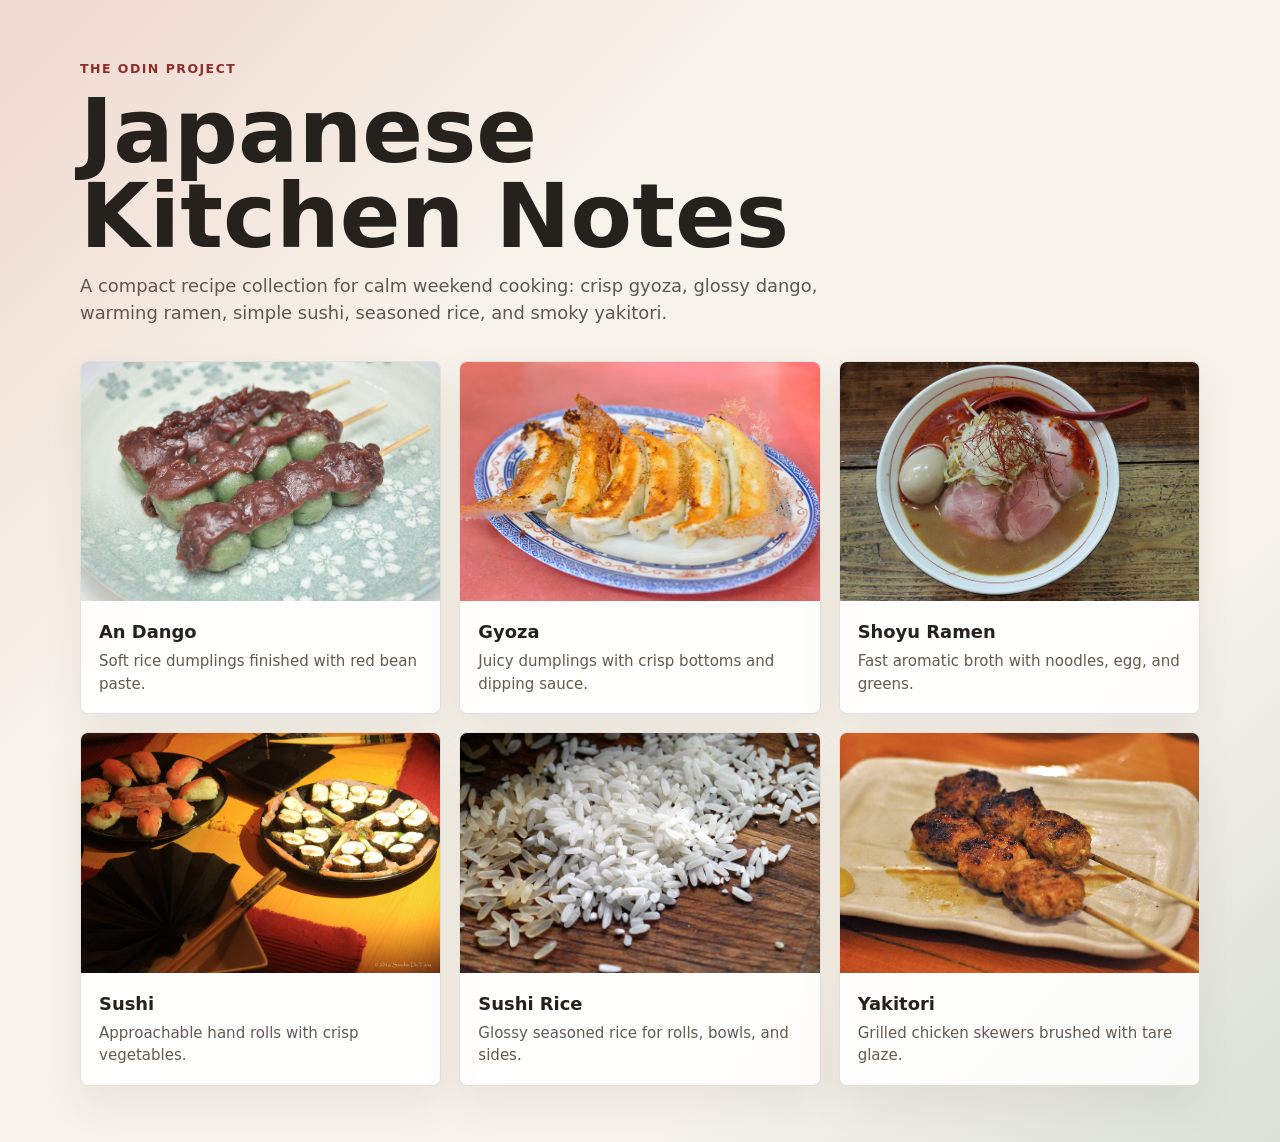
<file: index.html>
<!doctype html>

<html lang="en">

<head>
    <meta charset="utf-8" />
    <meta name="viewport" content="width=device-width,initial-scale=1" />
    <title>Japanese Kitchen Notes</title>
    <meta name="description" content="A polished collection of Japanese-inspired recipes built as a static HTML and CSS project." />
    <link rel="stylesheet" href="styles.css" />
</head>

<body>
    <header class="site-hero">
        <p class="eyebrow">The Odin Project</p>
        <h1>Japanese Kitchen Notes</h1>
        <p class="lead">A compact recipe collection for calm weekend cooking: crisp gyoza, glossy dango, warming ramen, simple sushi, seasoned rice, and smoky yakitori.</p>
    </header>

    <main class="page-shell">
        <section class="recipe-grid" aria-label="Recipe collection">
            <article class="recipe-card">
                <a href="recipes/dango.html">
                    <img src="images/dango.jpg" alt="Dango topped with sweet red bean paste" width="1200" height="800">
                    <span>An Dango</span>
                    <small>Soft rice dumplings finished with red bean paste.</small>
                </a>
            </article>

            <article class="recipe-card">
                <a href="recipes/gyoza.html">
                    <img src="images/gyoza.jpg" alt="Pan-fried gyoza served on a plate" width="1200" height="800">
                    <span>Gyoza</span>
                    <small>Juicy dumplings with crisp bottoms and dipping sauce.</small>
                </a>
            </article>

            <article class="recipe-card">
                <a href="recipes/ramen.html">
                    <img src="images/ramen.jpg" alt="Bowl of ramen with toppings" width="1200" height="800">
                    <span>Shoyu Ramen</span>
                    <small>Fast aromatic broth with noodles, egg, and greens.</small>
                </a>
            </article>

            <article class="recipe-card">
                <a href="recipes/sushi.html">
                    <img src="images/sushi.jpg" alt="Assorted sushi on a serving plate" width="1200" height="800">
                    <span>Sushi</span>
                    <small>Approachable hand rolls with crisp vegetables.</small>
                </a>
            </article>

            <article class="recipe-card">
                <a href="recipes/sushi_rice.html">
                    <img src="images/sushi_rice.jpg" alt="White rice on a brown table" width="1200" height="800">
                    <span>Sushi Rice</span>
                    <small>Glossy seasoned rice for rolls, bowls, and sides.</small>
                </a>
            </article>

            <article class="recipe-card">
                <a href="recipes/yakitori.html">
                    <img src="images/yakitori.jpg" alt="Yakitori skewers served on a plate" width="1200" height="800">
                    <span>Yakitori</span>
                    <small>Grilled chicken skewers brushed with tare glaze.</small>
                </a>
            </article>
        </section>
    </main>
</body>

</html>
</file>
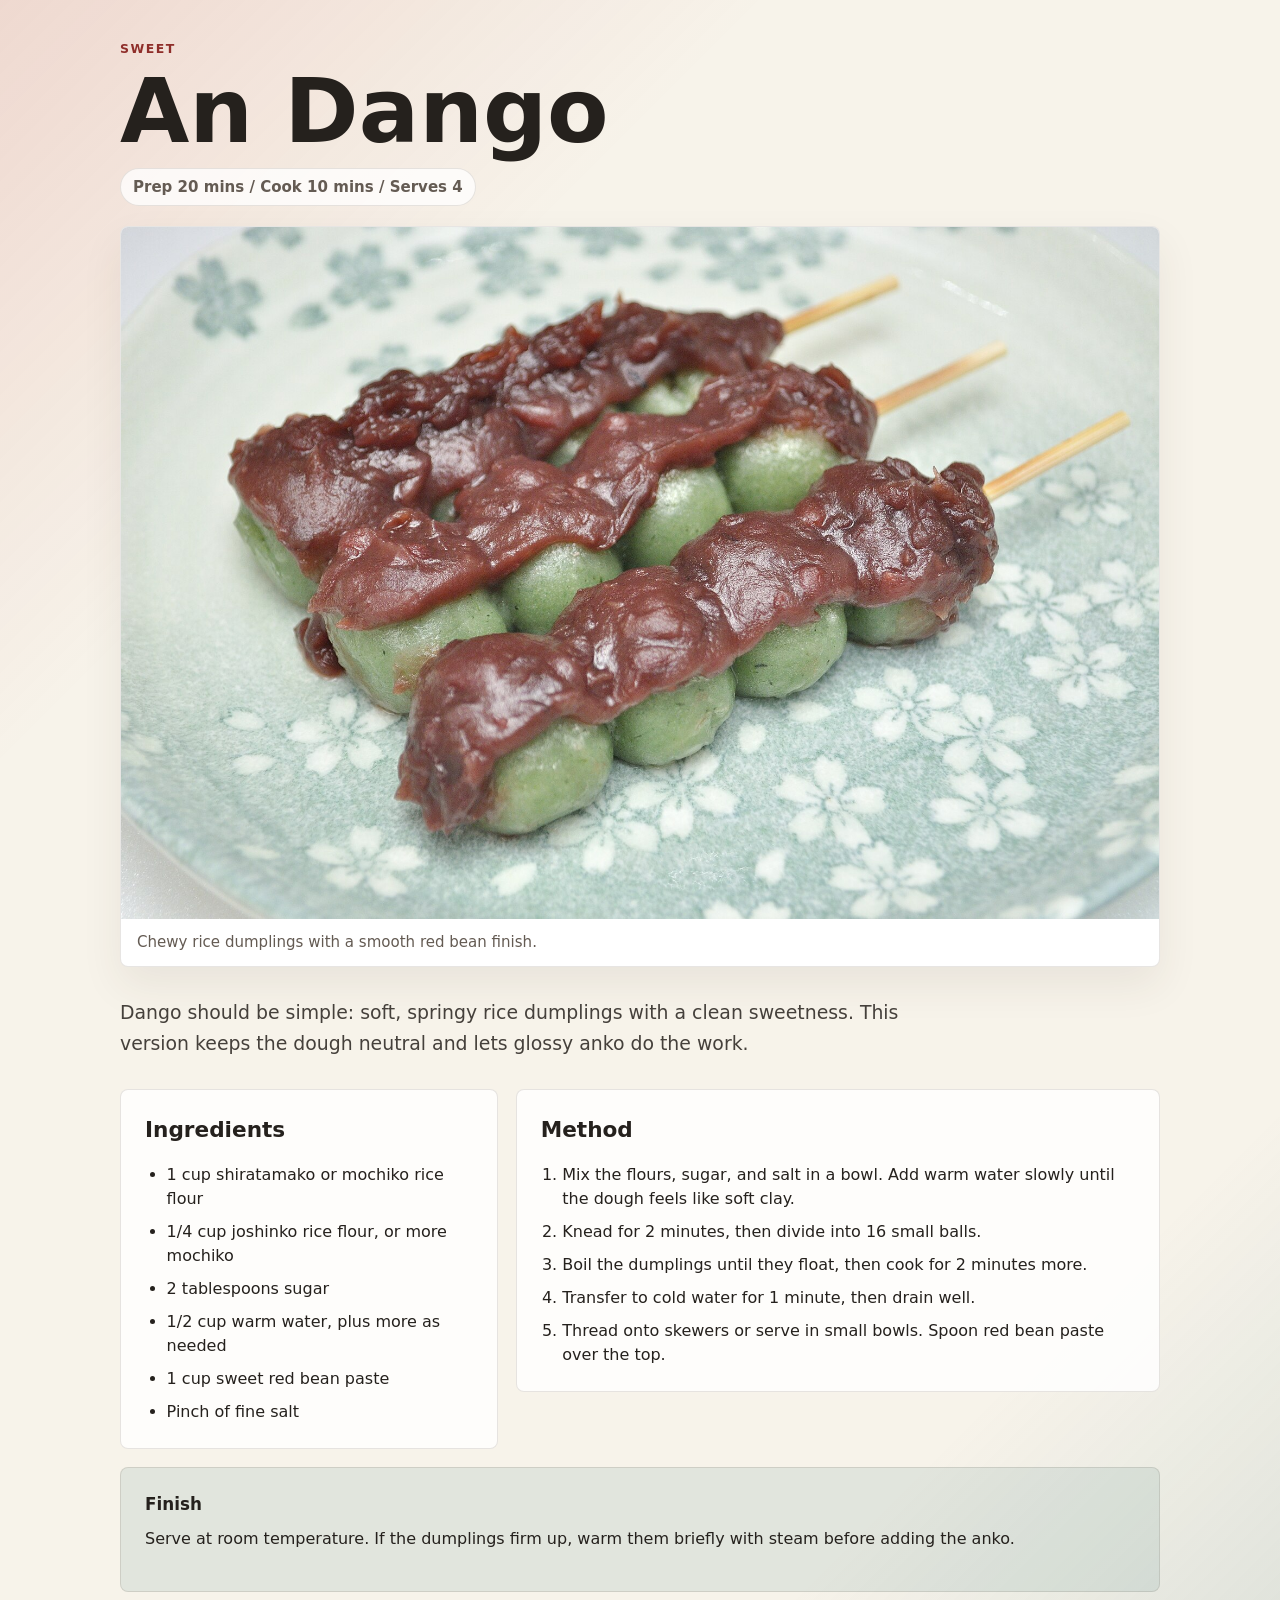
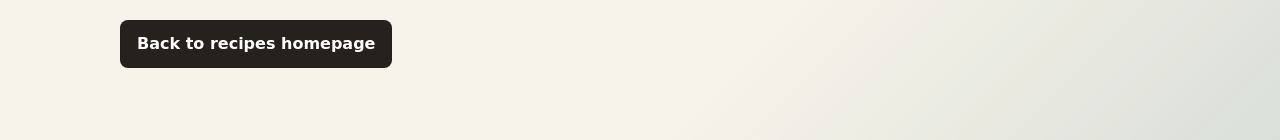
<file: recipes/dango.html>
<!doctype html>
<html lang="en">

<head>
    <meta charset="utf-8" />
    <meta name="viewport" content="width=device-width,initial-scale=1" />
    <title>An Dango Recipe</title>
    <meta name="description" content="Soft Japanese rice dumplings served with sweet red bean paste." />
    <link rel="stylesheet" href="../styles.css" />
</head>

<body>
    <main>
        <article class="recipe">
            <header>
                <p class="eyebrow">Sweet</p>
                <h1>An Dango</h1>
                <p class="meta">Prep 20 mins / Cook 10 mins / Serves 4</p>
            </header>

            <figure class="recipe-image">
                <img src="../images/dango.jpg" alt="Dango topped with sweet red bean paste" width="1200" height="800">
                <figcaption>Chewy rice dumplings with a smooth red bean finish.</figcaption>
            </figure>

            <p class="description">Dango should be simple: soft, springy rice dumplings with a clean sweetness. This version keeps the dough neutral and lets glossy anko do the work.</p>

            <div class="recipe-content">
                <section class="ingredients">
                    <h2>Ingredients</h2>
                    <ul>
                        <li>1 cup shiratamako or mochiko rice flour</li>
                        <li>1/4 cup joshinko rice flour, or more mochiko</li>
                        <li>2 tablespoons sugar</li>
                        <li>1/2 cup warm water, plus more as needed</li>
                        <li>1 cup sweet red bean paste</li>
                        <li>Pinch of fine salt</li>
                    </ul>
                </section>

                <section class="instructions">
                    <h2>Method</h2>
                    <ol>
                        <li>Mix the flours, sugar, and salt in a bowl. Add warm water slowly until the dough feels like soft clay.</li>
                        <li>Knead for 2 minutes, then divide into 16 small balls.</li>
                        <li>Boil the dumplings until they float, then cook for 2 minutes more.</li>
                        <li>Transfer to cold water for 1 minute, then drain well.</li>
                        <li>Thread onto skewers or serve in small bowls. Spoon red bean paste over the top.</li>
                    </ol>
                </section>
            </div>

            <footer class="notes">
                <h3>Finish</h3>
                <p>Serve at room temperature. If the dumplings firm up, warm them briefly with steam before adding the anko.</p>
            </footer>

            <p class="backlink"><a class="btn-backlink" href="../index.html">Back to recipes homepage</a></p>
        </article>
    </main>
</body>

</html>
</file>
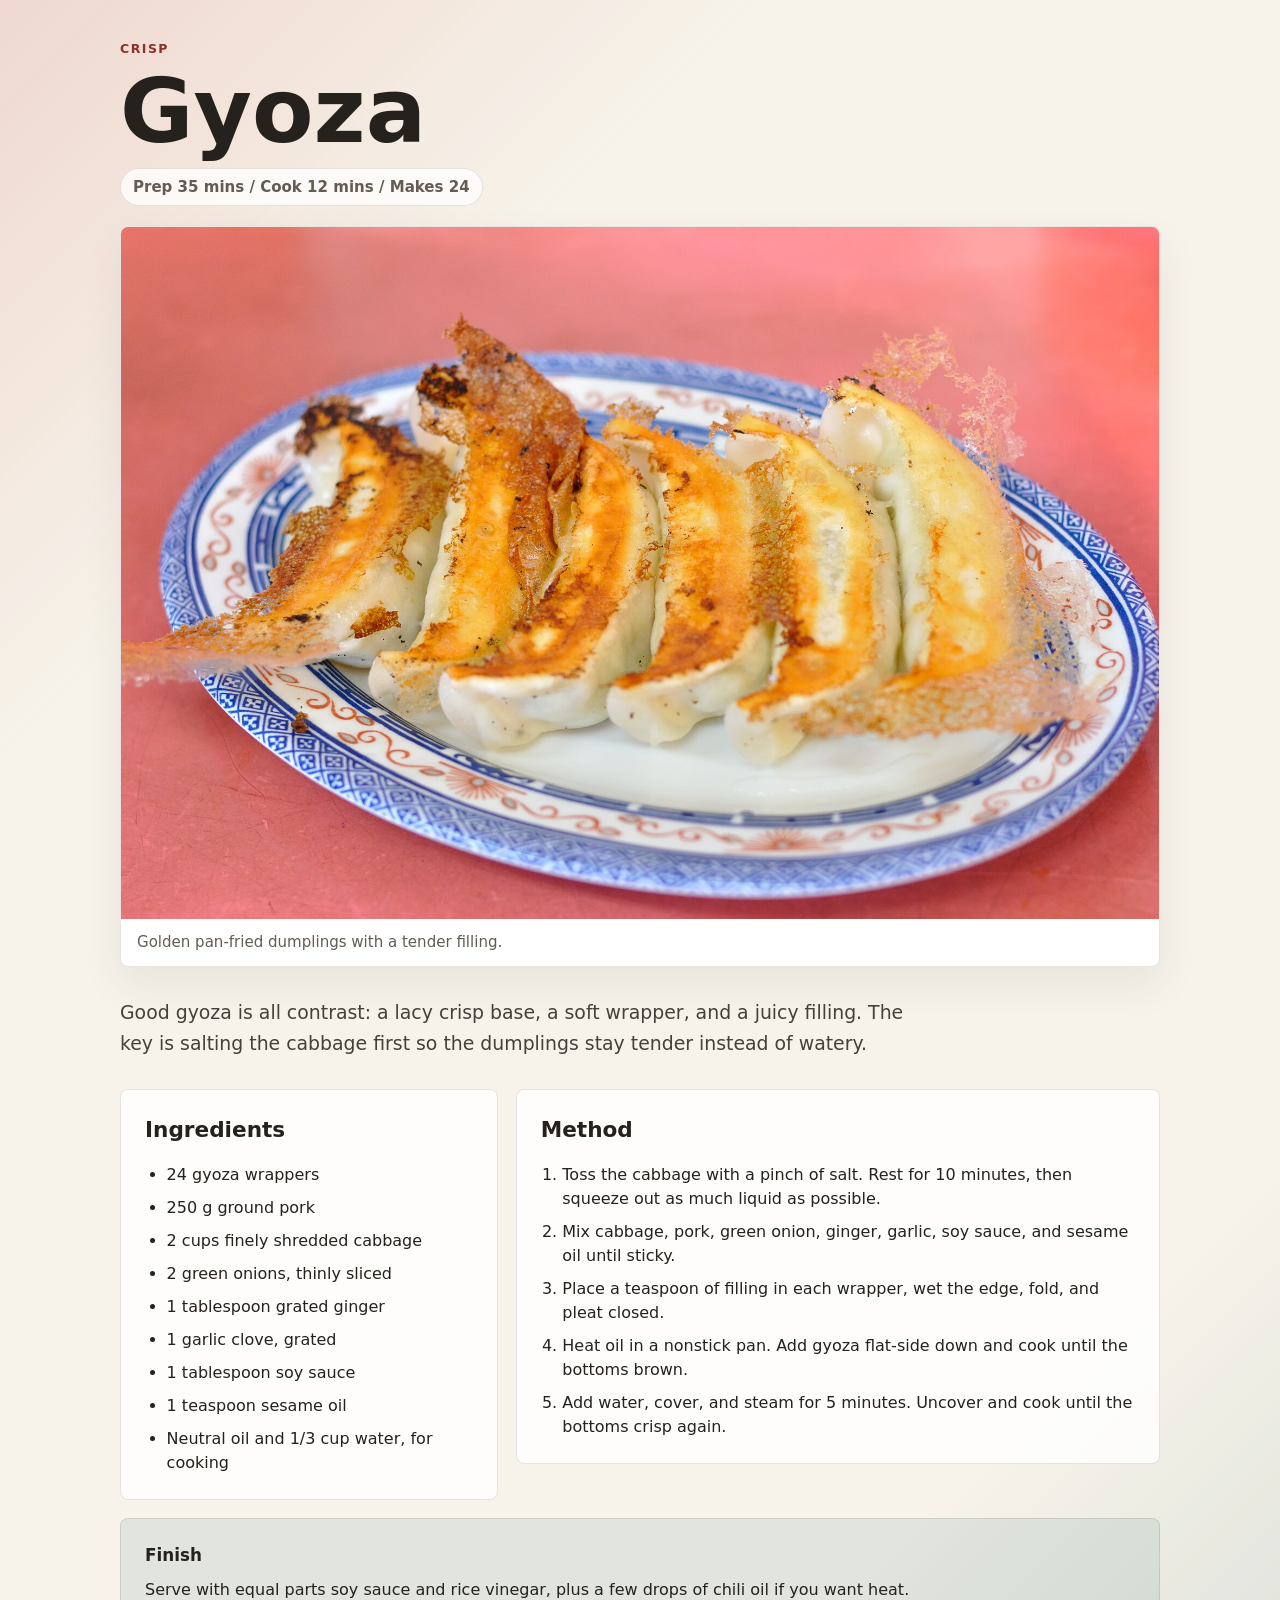
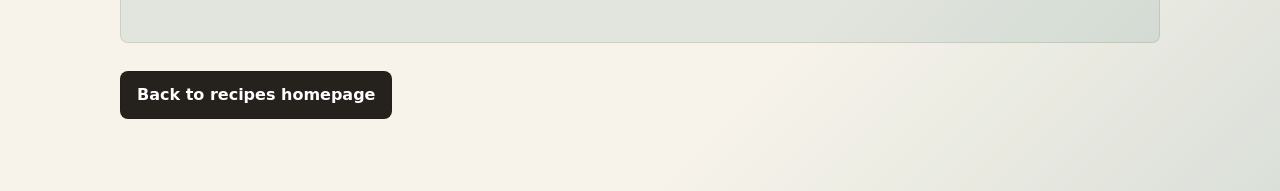
<file: recipes/gyoza.html>
<!doctype html>
<html lang="en">

<head>
    <meta charset="utf-8" />
    <meta name="viewport" content="width=device-width,initial-scale=1" />
    <title>Gyoza Recipe</title>
    <meta name="description" content="Pan-fried gyoza with cabbage, pork, ginger, and a sharp dipping sauce." />
    <link rel="stylesheet" href="../styles.css" />
</head>

<body>
    <main>
        <article class="recipe">
            <header>
                <p class="eyebrow">Crisp</p>
                <h1>Gyoza</h1>
                <p class="meta">Prep 35 mins / Cook 12 mins / Makes 24</p>
            </header>

            <figure class="recipe-image">
                <img src="../images/gyoza.jpg" alt="Pan-fried gyoza served on a plate" width="1200" height="800">
                <figcaption>Golden pan-fried dumplings with a tender filling.</figcaption>
            </figure>

            <p class="description">Good gyoza is all contrast: a lacy crisp base, a soft wrapper, and a juicy filling. The key is salting the cabbage first so the dumplings stay tender instead of watery.</p>

            <div class="recipe-content">
                <section class="ingredients">
                    <h2>Ingredients</h2>
                    <ul>
                        <li>24 gyoza wrappers</li>
                        <li>250 g ground pork</li>
                        <li>2 cups finely shredded cabbage</li>
                        <li>2 green onions, thinly sliced</li>
                        <li>1 tablespoon grated ginger</li>
                        <li>1 garlic clove, grated</li>
                        <li>1 tablespoon soy sauce</li>
                        <li>1 teaspoon sesame oil</li>
                        <li>Neutral oil and 1/3 cup water, for cooking</li>
                    </ul>
                </section>

                <section class="instructions">
                    <h2>Method</h2>
                    <ol>
                        <li>Toss the cabbage with a pinch of salt. Rest for 10 minutes, then squeeze out as much liquid as possible.</li>
                        <li>Mix cabbage, pork, green onion, ginger, garlic, soy sauce, and sesame oil until sticky.</li>
                        <li>Place a teaspoon of filling in each wrapper, wet the edge, fold, and pleat closed.</li>
                        <li>Heat oil in a nonstick pan. Add gyoza flat-side down and cook until the bottoms brown.</li>
                        <li>Add water, cover, and steam for 5 minutes. Uncover and cook until the bottoms crisp again.</li>
                    </ol>
                </section>
            </div>

            <footer class="notes">
                <h3>Finish</h3>
                <p>Serve with equal parts soy sauce and rice vinegar, plus a few drops of chili oil if you want heat.</p>
            </footer>

            <p class="backlink"><a class="btn-backlink" href="../index.html">Back to recipes homepage</a></p>
        </article>
    </main>
</body>

</html>
</file>
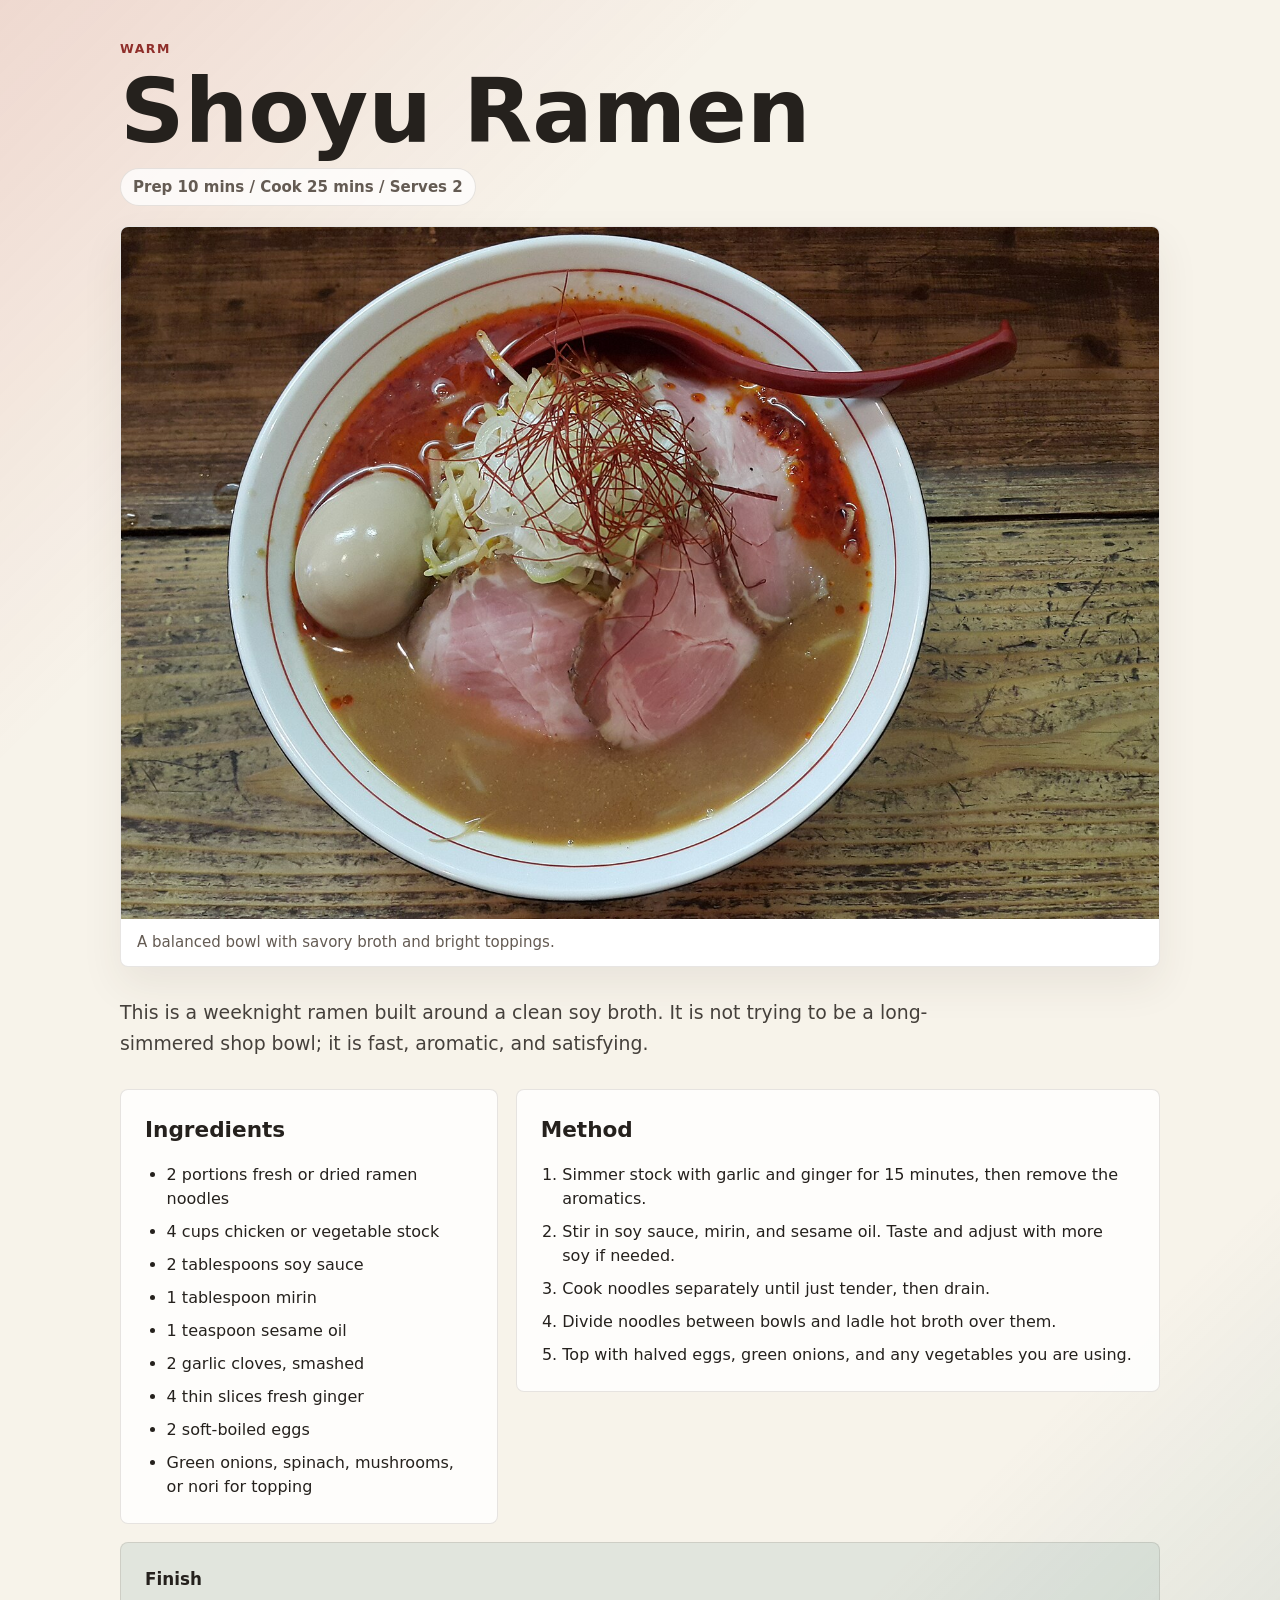
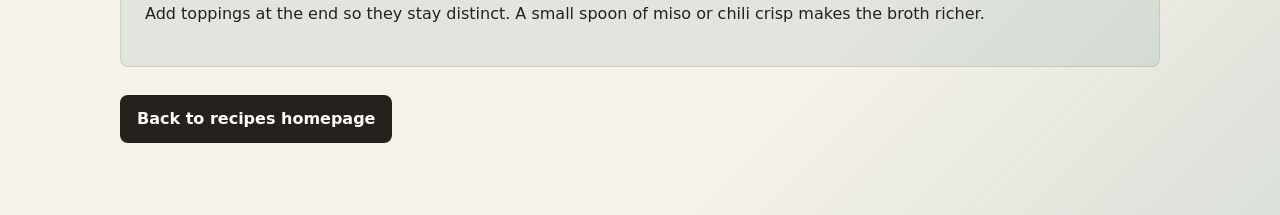
<file: recipes/ramen.html>
<!doctype html>
<html lang="en">

<head>
    <meta charset="utf-8" />
    <meta name="viewport" content="width=device-width,initial-scale=1" />
    <title>Shoyu Ramen Recipe</title>
    <meta name="description" content="A fast shoyu ramen with aromatic broth, noodles, egg, greens, and sesame oil." />
    <link rel="stylesheet" href="../styles.css" />
</head>

<body>
    <main>
        <article class="recipe">
            <header>
                <p class="eyebrow">Warm</p>
                <h1>Shoyu Ramen</h1>
                <p class="meta">Prep 10 mins / Cook 25 mins / Serves 2</p>
            </header>

            <figure class="recipe-image">
                <img src="../images/ramen.jpg" alt="Bowl of ramen with toppings" width="1200" height="800">
                <figcaption>A balanced bowl with savory broth and bright toppings.</figcaption>
            </figure>

            <p class="description">This is a weeknight ramen built around a clean soy broth. It is not trying to be a long-simmered shop bowl; it is fast, aromatic, and satisfying.</p>

            <div class="recipe-content">
                <section class="ingredients">
                    <h2>Ingredients</h2>
                    <ul>
                        <li>2 portions fresh or dried ramen noodles</li>
                        <li>4 cups chicken or vegetable stock</li>
                        <li>2 tablespoons soy sauce</li>
                        <li>1 tablespoon mirin</li>
                        <li>1 teaspoon sesame oil</li>
                        <li>2 garlic cloves, smashed</li>
                        <li>4 thin slices fresh ginger</li>
                        <li>2 soft-boiled eggs</li>
                        <li>Green onions, spinach, mushrooms, or nori for topping</li>
                    </ul>
                </section>

                <section class="instructions">
                    <h2>Method</h2>
                    <ol>
                        <li>Simmer stock with garlic and ginger for 15 minutes, then remove the aromatics.</li>
                        <li>Stir in soy sauce, mirin, and sesame oil. Taste and adjust with more soy if needed.</li>
                        <li>Cook noodles separately until just tender, then drain.</li>
                        <li>Divide noodles between bowls and ladle hot broth over them.</li>
                        <li>Top with halved eggs, green onions, and any vegetables you are using.</li>
                    </ol>
                </section>
            </div>

            <footer class="notes">
                <h3>Finish</h3>
                <p>Add toppings at the end so they stay distinct. A small spoon of miso or chili crisp makes the broth richer.</p>
            </footer>

            <p class="backlink"><a class="btn-backlink" href="../index.html">Back to recipes homepage</a></p>
        </article>
    </main>
</body>

</html>
</file>
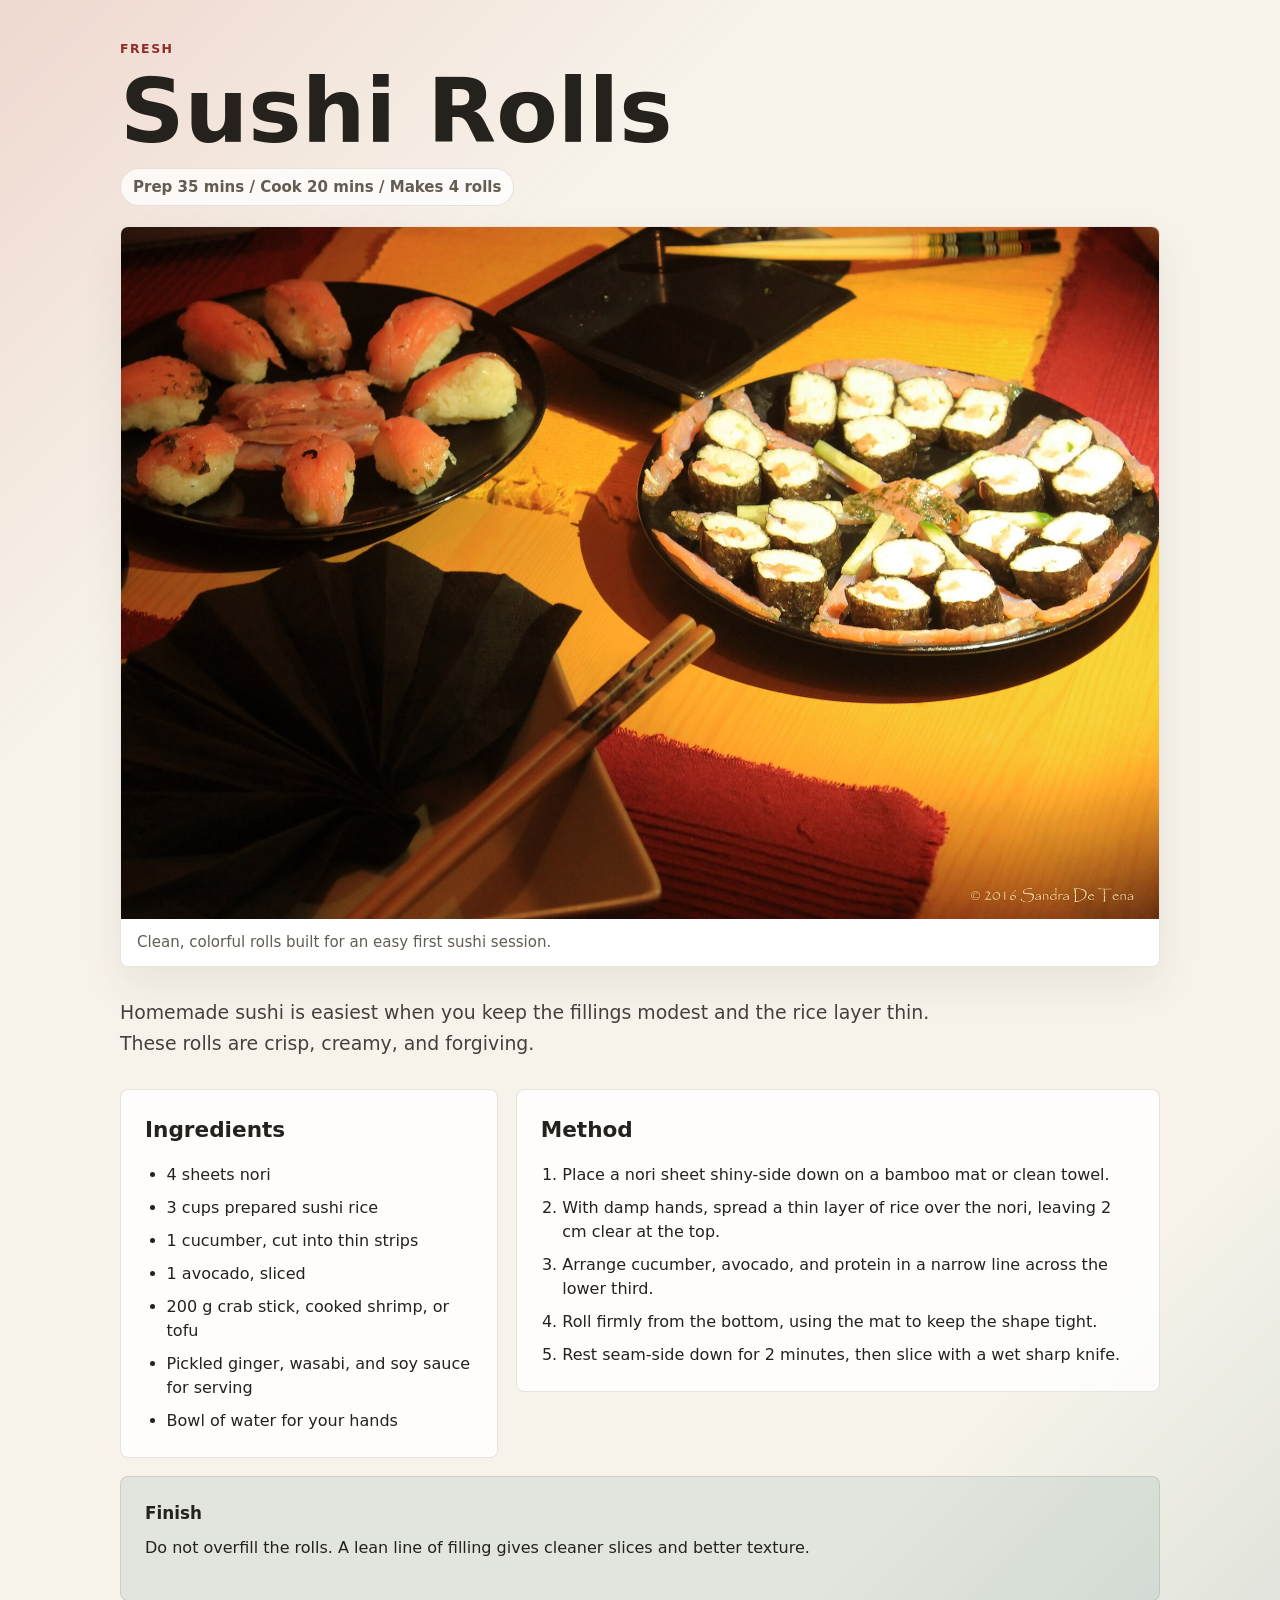
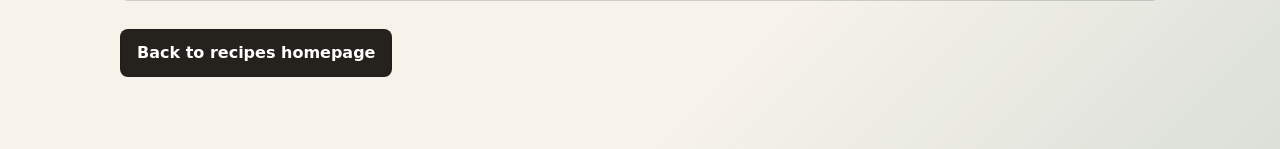
<file: recipes/sushi.html>
<!doctype html>
<html lang="en">

<head>
    <meta charset="utf-8" />
    <meta name="viewport" content="width=device-width,initial-scale=1" />
    <title>Sushi Rolls Recipe</title>
    <meta name="description" content="Simple homemade sushi rolls with seasoned rice, nori, cucumber, avocado, and crab." />
    <link rel="stylesheet" href="../styles.css" />
</head>

<body>
    <main>
        <article class="recipe">
            <header>
                <p class="eyebrow">Fresh</p>
                <h1>Sushi Rolls</h1>
                <p class="meta">Prep 35 mins / Cook 20 mins / Makes 4 rolls</p>
            </header>

            <figure class="recipe-image">
                <img src="../images/sushi.jpg" alt="Assorted sushi on a serving plate" width="1200" height="800">
                <figcaption>Clean, colorful rolls built for an easy first sushi session.</figcaption>
            </figure>

            <p class="description">Homemade sushi is easiest when you keep the fillings modest and the rice layer thin. These rolls are crisp, creamy, and forgiving.</p>

            <div class="recipe-content">
                <section class="ingredients">
                    <h2>Ingredients</h2>
                    <ul>
                        <li>4 sheets nori</li>
                        <li>3 cups prepared sushi rice</li>
                        <li>1 cucumber, cut into thin strips</li>
                        <li>1 avocado, sliced</li>
                        <li>200 g crab stick, cooked shrimp, or tofu</li>
                        <li>Pickled ginger, wasabi, and soy sauce for serving</li>
                        <li>Bowl of water for your hands</li>
                    </ul>
                </section>

                <section class="instructions">
                    <h2>Method</h2>
                    <ol>
                        <li>Place a nori sheet shiny-side down on a bamboo mat or clean towel.</li>
                        <li>With damp hands, spread a thin layer of rice over the nori, leaving 2 cm clear at the top.</li>
                        <li>Arrange cucumber, avocado, and protein in a narrow line across the lower third.</li>
                        <li>Roll firmly from the bottom, using the mat to keep the shape tight.</li>
                        <li>Rest seam-side down for 2 minutes, then slice with a wet sharp knife.</li>
                    </ol>
                </section>
            </div>

            <footer class="notes">
                <h3>Finish</h3>
                <p>Do not overfill the rolls. A lean line of filling gives cleaner slices and better texture.</p>
            </footer>

            <p class="backlink"><a class="btn-backlink" href="../index.html">Back to recipes homepage</a></p>
        </article>
    </main>
</body>

</html>
</file>
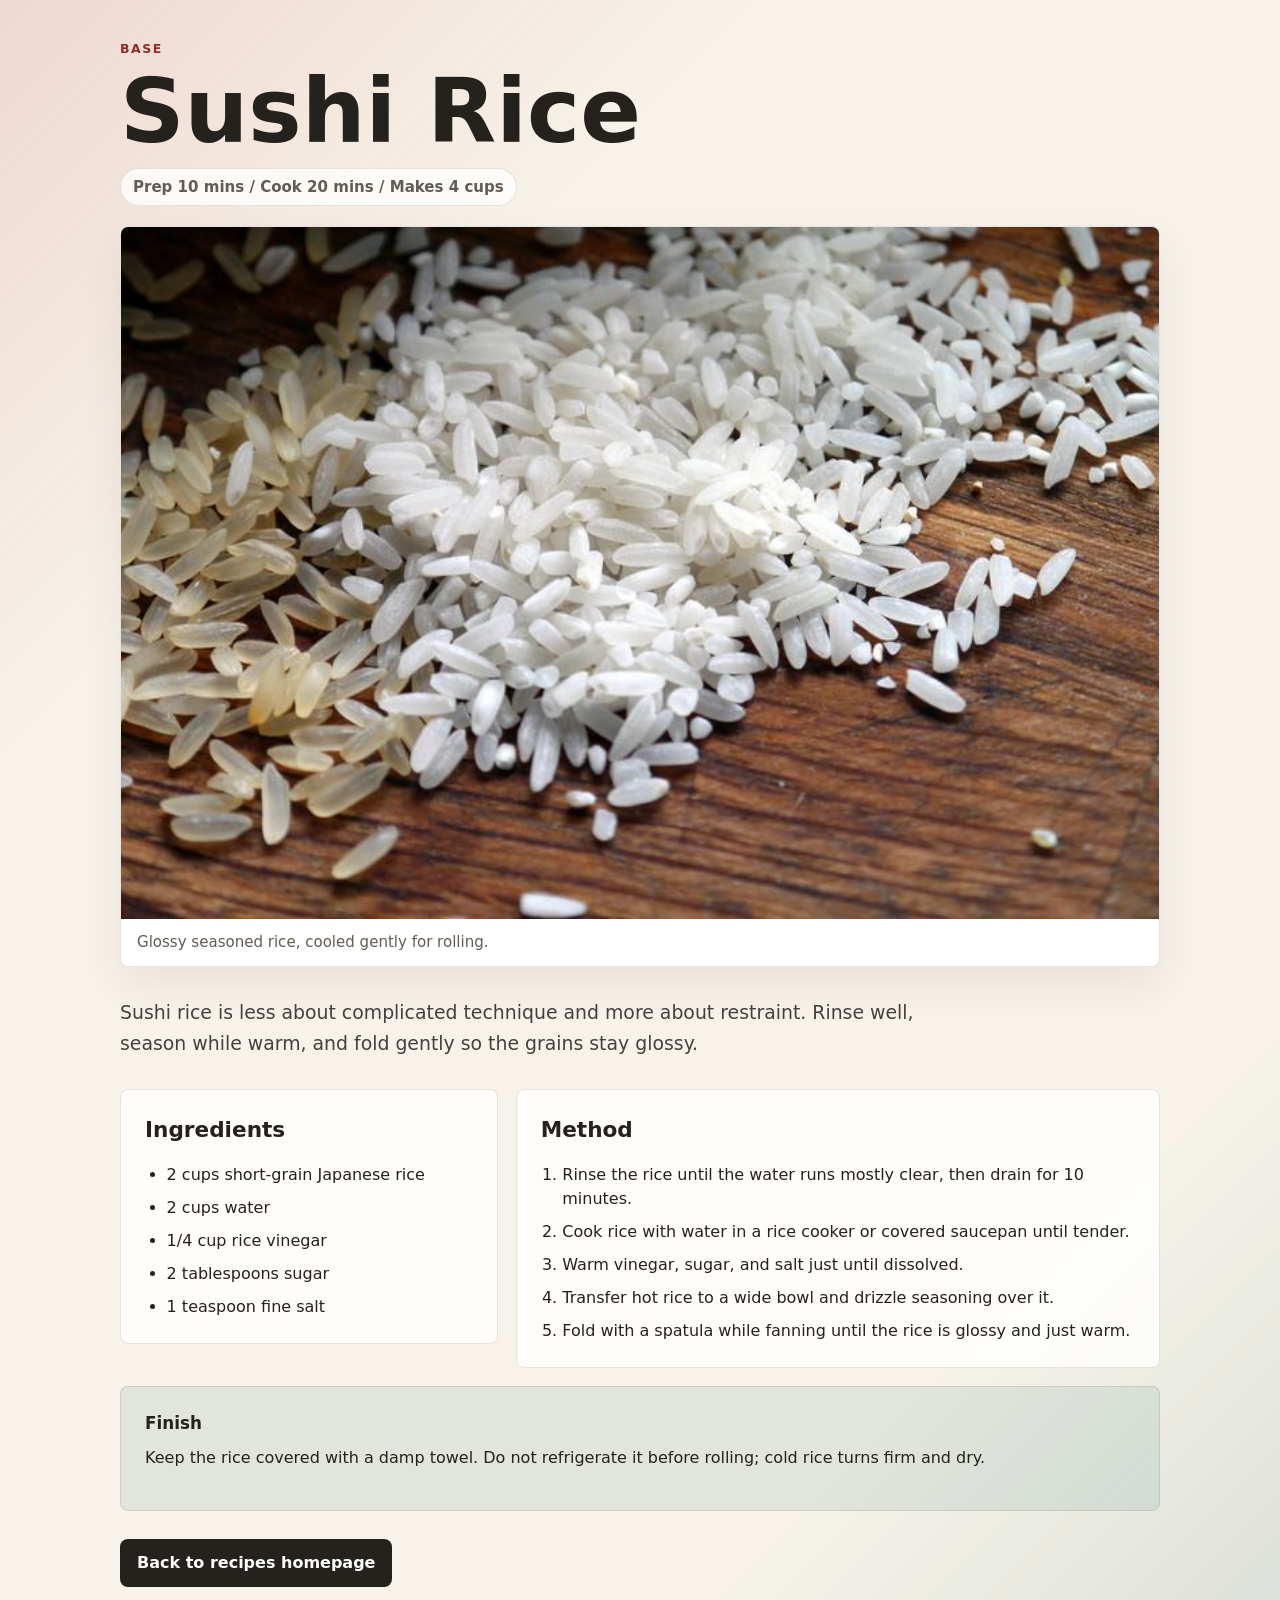
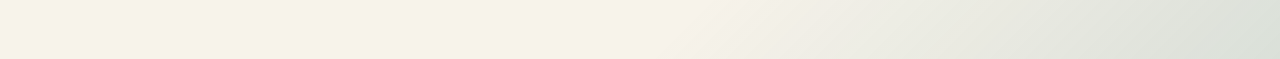
<file: recipes/sushi_rice.html>
<!doctype html>
<html lang="en">

<head>
    <meta charset="utf-8" />
    <meta name="viewport" content="width=device-width,initial-scale=1" />
    <title>Sushi Rice Recipe</title>
    <meta name="description" content="Seasoned sushi rice with rice vinegar, sugar, and salt." />
    <link rel="stylesheet" href="../styles.css" />
</head>

<body>
    <main>
        <article class="recipe">
            <header>
                <p class="eyebrow">Base</p>
                <h1>Sushi Rice</h1>
                <p class="meta">Prep 10 mins / Cook 20 mins / Makes 4 cups</p>
            </header>

            <figure class="recipe-image">
                <img src="../images/sushi_rice.jpg" alt="White rice on a brown table" width="1200" height="800">
                <figcaption>Glossy seasoned rice, cooled gently for rolling.</figcaption>
            </figure>

            <p class="description">Sushi rice is less about complicated technique and more about restraint. Rinse well, season while warm, and fold gently so the grains stay glossy.</p>

            <div class="recipe-content">
                <section class="ingredients">
                    <h2>Ingredients</h2>
                    <ul>
                        <li>2 cups short-grain Japanese rice</li>
                        <li>2 cups water</li>
                        <li>1/4 cup rice vinegar</li>
                        <li>2 tablespoons sugar</li>
                        <li>1 teaspoon fine salt</li>
                    </ul>
                </section>

                <section class="instructions">
                    <h2>Method</h2>
                    <ol>
                        <li>Rinse the rice until the water runs mostly clear, then drain for 10 minutes.</li>
                        <li>Cook rice with water in a rice cooker or covered saucepan until tender.</li>
                        <li>Warm vinegar, sugar, and salt just until dissolved.</li>
                        <li>Transfer hot rice to a wide bowl and drizzle seasoning over it.</li>
                        <li>Fold with a spatula while fanning until the rice is glossy and just warm.</li>
                    </ol>
                </section>
            </div>

            <footer class="notes">
                <h3>Finish</h3>
                <p>Keep the rice covered with a damp towel. Do not refrigerate it before rolling; cold rice turns firm and dry.</p>
            </footer>

            <p class="backlink"><a class="btn-backlink" href="../index.html">Back to recipes homepage</a></p>
        </article>
    </main>
</body>

</html>
</file>
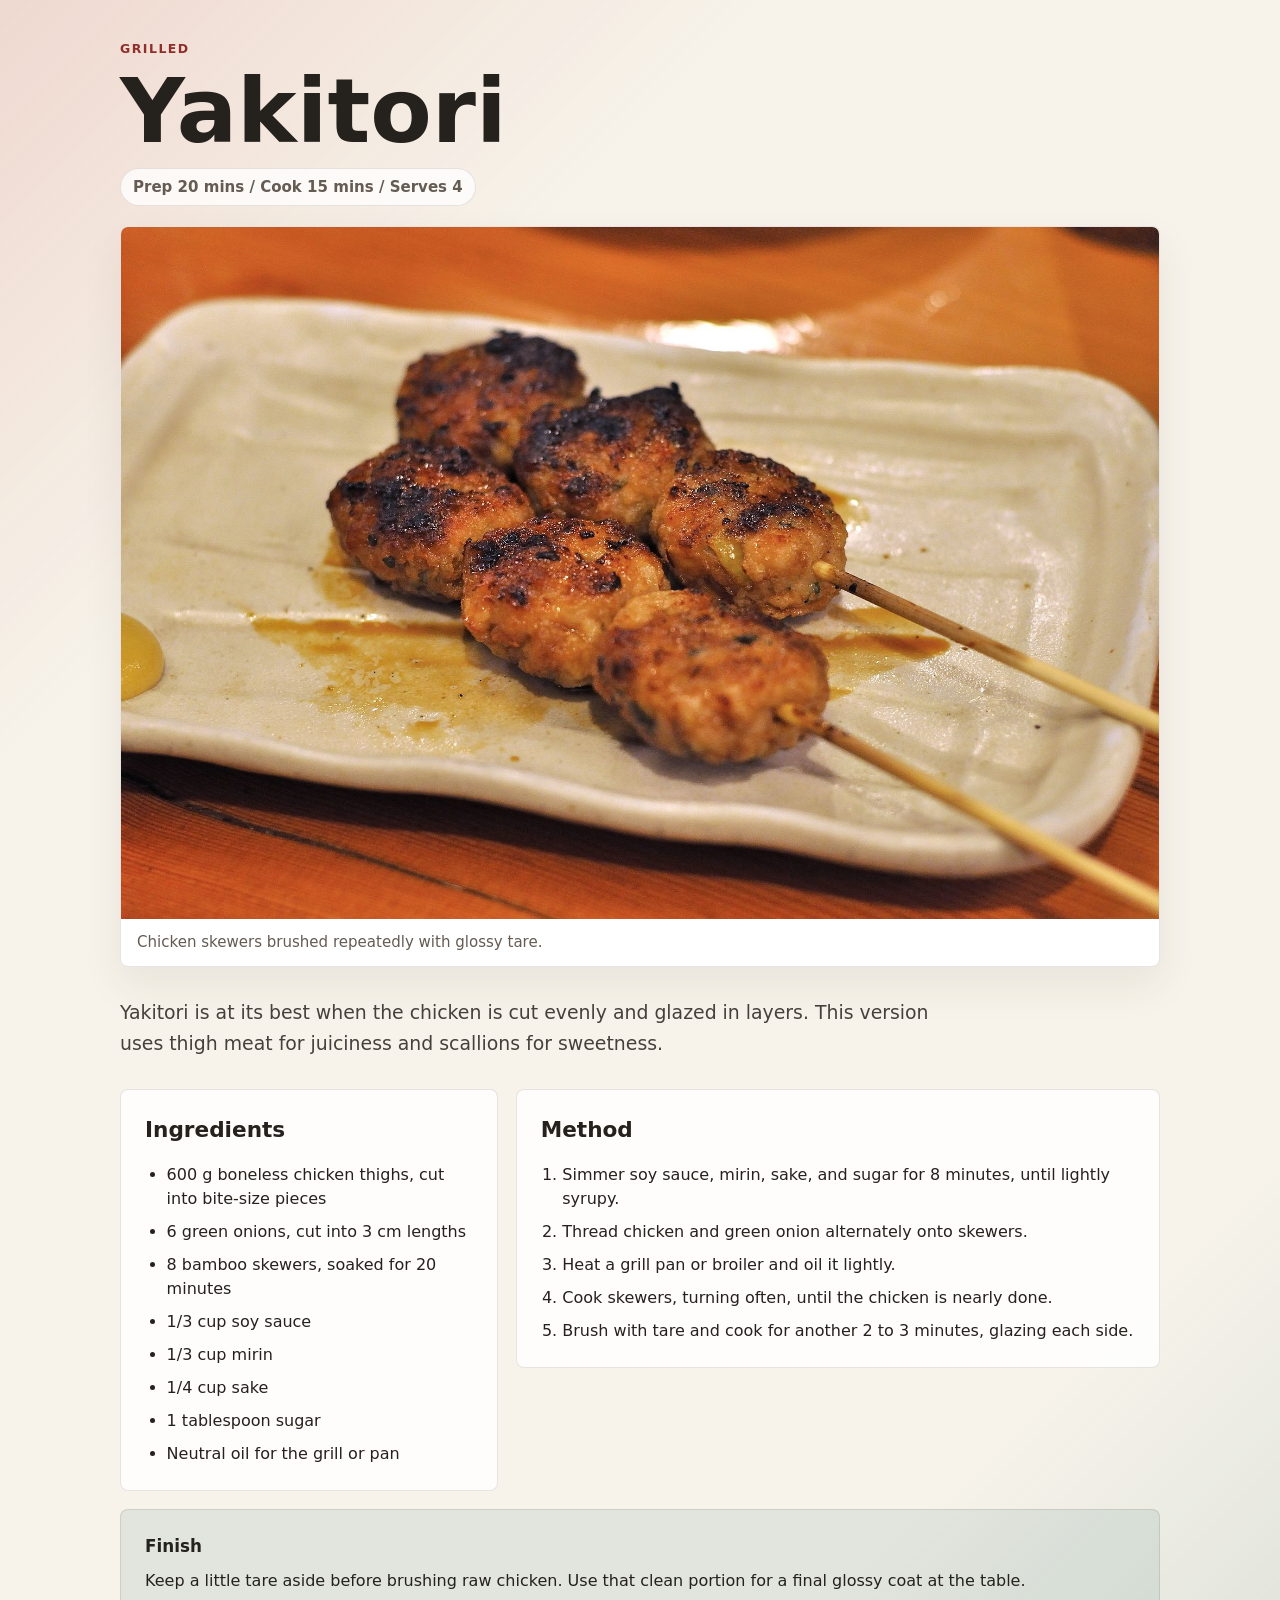
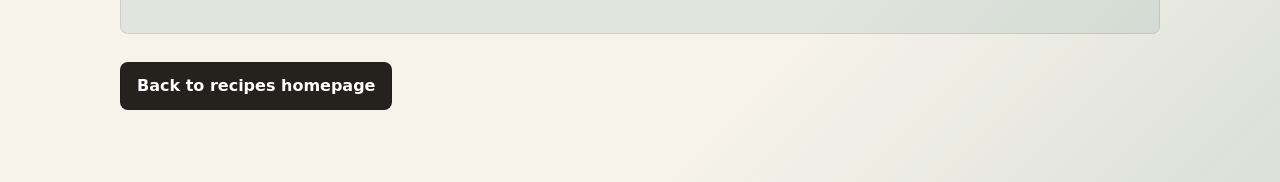
<file: recipes/yakitori.html>
<!doctype html>
<html lang="en">

<head>
    <meta charset="utf-8" />
    <meta name="viewport" content="width=device-width,initial-scale=1" />
    <title>Yakitori Recipe</title>
    <meta name="description" content="Chicken and scallion yakitori skewers brushed with a soy, mirin, and sake tare." />
    <link rel="stylesheet" href="../styles.css" />
</head>

<body>
    <main>
        <article class="recipe">
            <header>
                <p class="eyebrow">Grilled</p>
                <h1>Yakitori</h1>
                <p class="meta">Prep 20 mins / Cook 15 mins / Serves 4</p>
            </header>

            <figure class="recipe-image">
                <img src="../images/yakitori.jpg" alt="Yakitori skewers served on a plate" width="1200" height="800">
                <figcaption>Chicken skewers brushed repeatedly with glossy tare.</figcaption>
            </figure>

            <p class="description">Yakitori is at its best when the chicken is cut evenly and glazed in layers. This version uses thigh meat for juiciness and scallions for sweetness.</p>

            <div class="recipe-content">
                <section class="ingredients">
                    <h2>Ingredients</h2>
                    <ul>
                        <li>600 g boneless chicken thighs, cut into bite-size pieces</li>
                        <li>6 green onions, cut into 3 cm lengths</li>
                        <li>8 bamboo skewers, soaked for 20 minutes</li>
                        <li>1/3 cup soy sauce</li>
                        <li>1/3 cup mirin</li>
                        <li>1/4 cup sake</li>
                        <li>1 tablespoon sugar</li>
                        <li>Neutral oil for the grill or pan</li>
                    </ul>
                </section>

                <section class="instructions">
                    <h2>Method</h2>
                    <ol>
                        <li>Simmer soy sauce, mirin, sake, and sugar for 8 minutes, until lightly syrupy.</li>
                        <li>Thread chicken and green onion alternately onto skewers.</li>
                        <li>Heat a grill pan or broiler and oil it lightly.</li>
                        <li>Cook skewers, turning often, until the chicken is nearly done.</li>
                        <li>Brush with tare and cook for another 2 to 3 minutes, glazing each side.</li>
                    </ol>
                </section>
            </div>

            <footer class="notes">
                <h3>Finish</h3>
                <p>Keep a little tare aside before brushing raw chicken. Use that clean portion for a final glossy coat at the table.</p>
            </footer>

            <p class="backlink"><a class="btn-backlink" href="../index.html">Back to recipes homepage</a></p>
        </article>
    </main>
</body>

</html>
</file>
<file: styles.css>
:root {
    color-scheme: light;
    font-family: Inter, ui-sans-serif, system-ui, -apple-system, BlinkMacSystemFont, "Segoe UI", sans-serif;
    line-height: 1.5;
    color: #25211d;
    background: #f7f3ea;
}

* {
    box-sizing: border-box;
}

body {
    margin: 0;
    min-height: 100vh;
    background:
        linear-gradient(135deg, rgba(188, 55, 47, 0.14), transparent 34rem),
        linear-gradient(315deg, rgba(43, 105, 109, 0.14), transparent 28rem),
        #f7f3ea;
}

img {
    display: block;
    max-width: 100%;
}

a {
    color: inherit;
}

.site-hero,
.page-shell,
.recipe {
    width: min(1120px, calc(100% - 32px));
    margin-inline: auto;
}

.site-hero {
    padding: 60px 0 34px;
}

.eyebrow {
    margin: 0 0 10px;
    color: #8f2e2a;
    font-size: 0.78rem;
    font-weight: 800;
    letter-spacing: 0.12em;
    text-transform: uppercase;
}

h1,
h2,
h3,
p {
    margin-top: 0;
}

h1 {
    max-width: 860px;
    margin-bottom: 14px;
    font-size: clamp(2.45rem, 7vw, 5.6rem);
    line-height: 0.95;
    letter-spacing: 0;
}

h2 {
    margin-bottom: 14px;
    font-size: 1.35rem;
}

h3 {
    margin-bottom: 10px;
    font-size: 1.05rem;
}

.lead {
    max-width: 760px;
    margin-bottom: 0;
    color: #5f5750;
    font-size: 1.12rem;
}

.recipe-grid {
    display: grid;
    grid-template-columns: repeat(3, minmax(0, 1fr));
    gap: 18px;
    padding-bottom: 56px;
}

.recipe-card {
    overflow: hidden;
    min-height: 100%;
    background: rgba(255, 255, 255, 0.86);
    border: 1px solid rgba(88, 73, 61, 0.16);
    border-radius: 8px;
    box-shadow: 0 18px 42px rgba(64, 50, 41, 0.08);
}

.recipe-card a {
    display: grid;
    min-height: 100%;
    color: inherit;
    text-decoration: none;
}

.recipe-card img {
    width: 100%;
    height: auto;
    aspect-ratio: 3 / 2;
    object-fit: cover;
    background: #e7ded3;
    transition: transform 180ms ease;
}

.recipe-card span,
.recipe-card small {
    margin-inline: 18px;
}

.recipe-card span {
    margin-top: 18px;
    font-size: 1.12rem;
    font-weight: 800;
}

.recipe-card small {
    margin-top: 4px;
    margin-bottom: 18px;
    color: #625a52;
    font-size: 0.94rem;
}

.recipe-card a:hover img {
    transform: scale(1.035);
}

.recipe-card a:focus-visible,
.btn-backlink:focus-visible {
    outline: 3px solid rgba(188, 55, 47, 0.28);
    outline-offset: 4px;
}

.recipe {
    max-width: 1040px;
    padding: 40px 0 56px;
}

.recipe header {
    max-width: 880px;
    padding-bottom: 20px;
}

.recipe .meta {
    display: inline-flex;
    margin-bottom: 0;
    padding: 7px 12px;
    color: #645b53;
    background: rgba(255, 255, 255, 0.76);
    border: 1px solid rgba(88, 73, 61, 0.14);
    border-radius: 999px;
    font-size: 0.94rem;
    font-weight: 650;
}

.recipe-image {
    margin: 0 0 30px;
    overflow: hidden;
    background: #ffffff;
    border: 1px solid rgba(88, 73, 61, 0.14);
    border-radius: 8px;
    box-shadow: 0 18px 42px rgba(64, 50, 41, 0.08);
}

.recipe-image img {
    width: 100%;
    height: auto;
    aspect-ratio: 3 / 2;
    object-fit: cover;
}

.recipe-image figcaption {
    padding: 12px 16px;
    color: #645b53;
    font-size: 0.94rem;
}

.description {
    max-width: 820px;
    margin-bottom: 30px;
    color: #45403b;
    font-size: 1.18rem;
    line-height: 1.65;
}

.recipe-content {
    display: grid;
    grid-template-columns: minmax(240px, 0.85fr) minmax(0, 1.45fr);
    gap: 18px;
    align-items: start;
}

.ingredients,
.instructions,
.notes {
    padding: 24px;
    background: rgba(255, 255, 255, 0.82);
    border: 1px solid rgba(88, 73, 61, 0.14);
    border-radius: 8px;
}

.notes {
    margin-top: 18px;
    background: rgba(43, 105, 109, 0.1);
}

ul,
ol {
    margin-bottom: 0;
    padding-left: 1.35rem;
}

li + li {
    margin-top: 9px;
}

.backlink {
    margin-top: 28px;
}

.btn-backlink {
    display: inline-flex;
    align-items: center;
    min-height: 44px;
    padding: 0.7rem 1rem;
    color: #ffffff;
    background-color: #25211d;
    border: 1px solid rgba(0, 0, 0, 0.08);
    border-radius: 8px;
    font-weight: 750;
    text-decoration: none;
}

.btn-backlink:hover {
    background-color: #8f2e2a;
}

@media (max-width: 760px) {
    .site-hero {
        padding-top: 34px;
    }

    .recipe-grid {
        grid-template-columns: 1fr;
    }

    .recipe-content {
        grid-template-columns: 1fr;
    }

    .recipe {
        padding-top: 28px;
    }

    .ingredients,
    .instructions,
    .notes {
        padding: 18px;
    }
}
</file>
